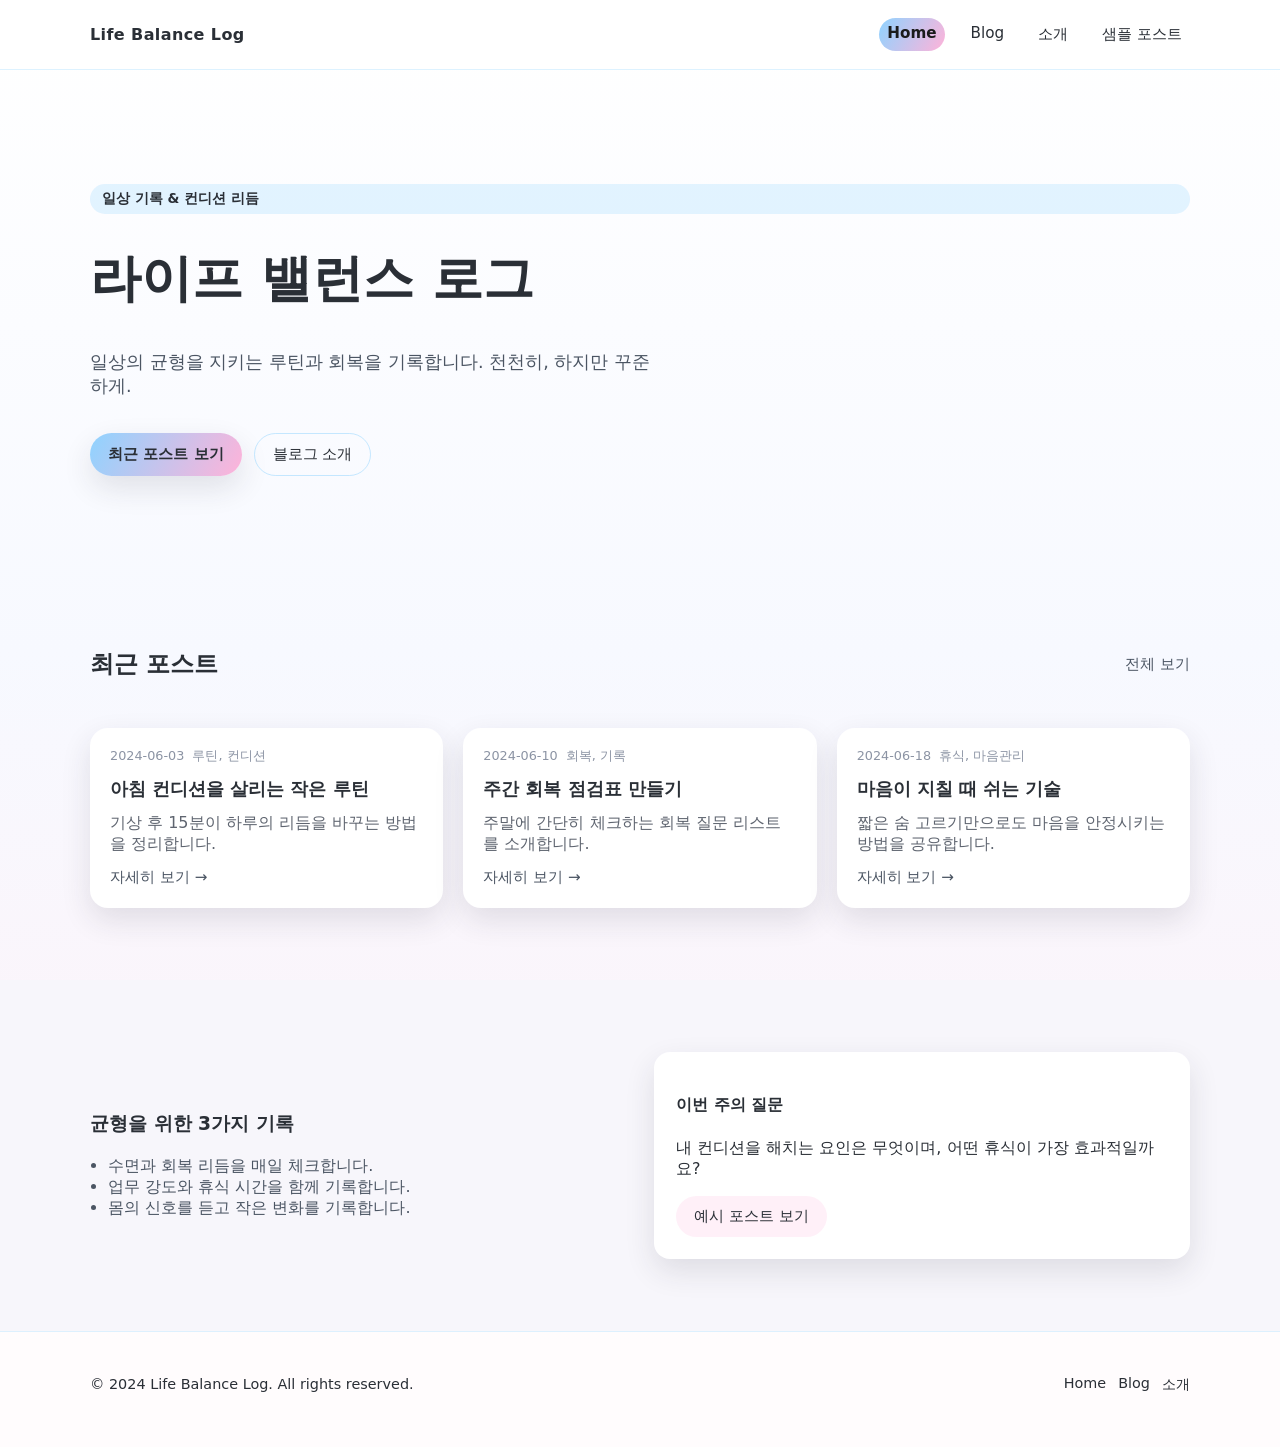
<file: index.html>
<!doctype html>
<html lang="ko">
  <head>
    <meta charset="utf-8" />
    <meta name="viewport" content="width=device-width, initial-scale=1" />

    <!-- Google Search Console Verification -->
    <meta name="google-site-verification" content="Ngxg5Qe305C-2i28sbU191SfNoRt_1WXsPAP0veJacA" />

    <title>라이프 밸런스 로그 | 일상의 균형과 휴식의 기술</title>
    <meta
      name="description"
      content="현대인을 위한 컨디션 관리법과 올바른 휴식 정보를 공유합니다. 나만의 생활 리듬을 찾고 일상의 균형을 기록하는 라이프 밸런스 로그입니다."
    />
    <link rel="stylesheet" href="style.css" />
  </head>
  <body>
    <header class="site-header">
      <div class="container header-inner">
        <a class="logo" href="index.html">Life Balance Log</a>
        <nav class="nav">
          <a href="index.html" aria-current="page">Home</a>
          <a href="blog.html">Blog</a>
          <a href="about.html">소개</a>
          <a href="post.html">샘플 포스트</a>
        </nav>
      </div>
    </header>

    <main>
      <section class="hero">
        <div class="container hero-inner">
          <p class="badge">일상 기록 & 컨디션 리듬</p>
          <h1>라이프 밸런스 로그</h1>
          <p class="hero-sub">
            일상의 균형을 지키는 루틴과 회복을 기록합니다. 천천히, 하지만 꾸준하게.
          </p>
          <div class="hero-cta">
            <a class="btn primary" href="blog.html">최근 포스트 보기</a>
            <a class="btn ghost" href="about.html">블로그 소개</a>
          </div>
        </div>
      </section>

      <section class="section">
        <div class="container">
          <div class="section-header">
            <h2>최근 포스트</h2>
            <a class="link" href="blog.html">전체 보기</a>
          </div>
          <div class="card-grid" id="home-posts"></div>
        </div>
      </section>

      <section class="section muted">
        <div class="container two-col">
          <div>
            <h3>균형을 위한 3가지 기록</h3>
            <ul class="list">
              <li>수면과 회복 리듬을 매일 체크합니다.</li>
              <li>업무 강도와 휴식 시간을 함께 기록합니다.</li>
              <li>몸의 신호를 듣고 작은 변화를 기록합니다.</li>
            </ul>
          </div>
          <div class="panel">
            <h4>이번 주의 질문</h4>
            <p>내 컨디션을 해치는 요인은 무엇이며, 어떤 휴식이 가장 효과적일까요?</p>
            <a class="btn subtle" href="post.html">예시 포스트 보기</a>
          </div>
        </div>
      </section>
    </main>

    <footer class="site-footer">
      <div class="container footer-inner">
        <p>© 2024 Life Balance Log. All rights reserved.</p>
        <div class="footer-links">
          <a href="index.html">Home</a>
          <a href="blog.html">Blog</a>
          <a href="about.html">소개</a>
        </div>
      </div>
    </footer>

    <script src="main.js"></script>
  </body>
</html>
</file>
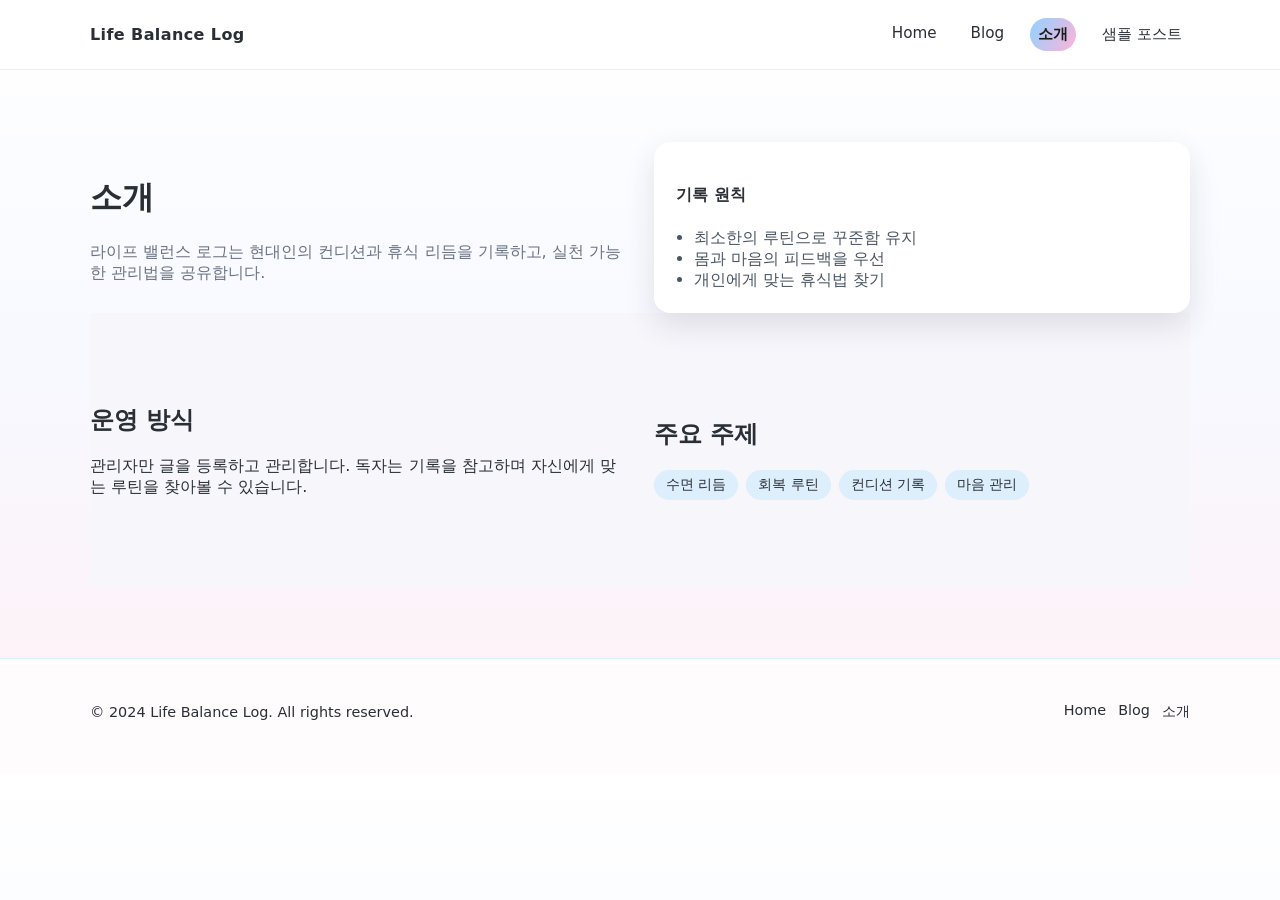
<file: about.html>
<!doctype html>
<html lang="ko">
  <head>
    <meta charset="utf-8" />
    <meta name="viewport" content="width=device-width, initial-scale=1" />
    <title>소개 | Life Balance Log</title>
    <meta
      name="description"
      content="라이프 밸런스 로그의 운영 방향과 기록 방식에 대해 소개합니다."
    />
    <link rel="stylesheet" href="style.css" />
  </head>
  <body>
    <header class="site-header">
      <div class="container header-inner">
        <a class="logo" href="index.html">Life Balance Log</a>
        <nav class="nav">
          <a href="index.html">Home</a>
          <a href="blog.html">Blog</a>
          <a href="about.html" aria-current="page">소개</a>
          <a href="post.html">샘플 포스트</a>
        </nav>
      </div>
    </header>

    <main class="section">
      <div class="container">
        <div class="about-hero">
          <div>
            <h1>소개</h1>
            <p class="muted-text">
              라이프 밸런스 로그는 현대인의 컨디션과 휴식 리듬을 기록하고,
              실천 가능한 관리법을 공유합니다.
            </p>
          </div>
          <div class="panel">
            <h4>기록 원칙</h4>
            <ul class="list">
              <li>최소한의 루틴으로 꾸준함 유지</li>
              <li>몸과 마음의 피드백을 우선</li>
              <li>개인에게 맞는 휴식법 찾기</li>
            </ul>
          </div>
        </div>

        <section class="section muted">
          <div class="two-col">
            <div>
              <h2>운영 방식</h2>
              <p>
                관리자만 글을 등록하고 관리합니다. 독자는 기록을 참고하며
                자신에게 맞는 루틴을 찾아볼 수 있습니다.
              </p>
            </div>
            <div>
              <h2>주요 주제</h2>
              <div class="pill-group">
                <span class="pill">수면 리듬</span>
                <span class="pill">회복 루틴</span>
                <span class="pill">컨디션 기록</span>
                <span class="pill">마음 관리</span>
              </div>
            </div>
          </div>
        </section>
      </div>
    </main>

    <footer class="site-footer">
      <div class="container footer-inner">
        <p>© 2024 Life Balance Log. All rights reserved.</p>
        <div class="footer-links">
          <a href="index.html">Home</a>
          <a href="blog.html">Blog</a>
          <a href="about.html">소개</a>
        </div>
      </div>
    </footer>

    <script src="main.js"></script>
  </body>
</html>
</file>
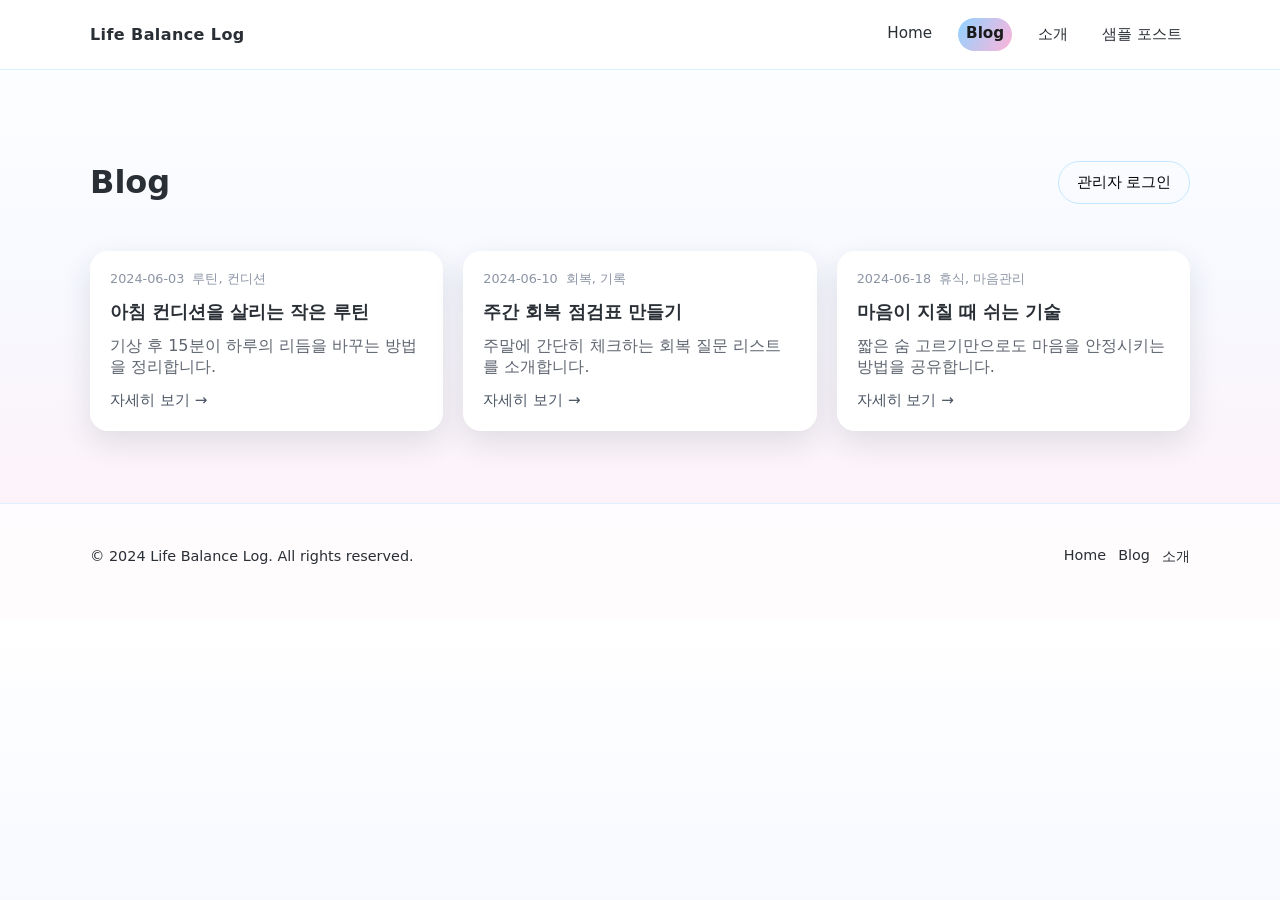
<file: blog.html>
<!doctype html>
<html lang="ko">
  <head>
    <meta charset="utf-8" />
    <meta name="viewport" content="width=device-width, initial-scale=1" />
    <title>Blog | Life Balance Log</title>
    <meta
      name="description"
      content="라이프 밸런스 로그의 최신 글을 모아 보는 블로그 페이지입니다."
    />
    <link rel="stylesheet" href="style.css" />
  </head>
  <body>
    <header class="site-header">
      <div class="container header-inner">
        <a class="logo" href="index.html">Life Balance Log</a>
        <nav class="nav">
          <a href="index.html">Home</a>
          <a href="blog.html" aria-current="page">Blog</a>
          <a href="about.html">소개</a>
          <a href="post.html">샘플 포스트</a>
        </nav>
      </div>
    </header>

    <main class="section">
      <div class="container">
        <div class="section-header">
          <div>
            <h1>Blog</h1>
          </div>
          <button class="btn ghost" id="admin-login-btn">관리자 로그인</button>
        </div>

        <section class="admin-panel" id="admin-panel" aria-hidden="true">
          <h2>관리자 전용</h2>
          <form id="post-form" class="form">
            <div class="form-row">
              <label for="post-title">제목</label>
              <input id="post-title" name="title" required placeholder="제목을 입력하세요" />
            </div>
            <div class="form-row">
              <label for="post-summary">요약</label>
              <input
                id="post-summary"
                name="summary"
                required
                placeholder="한 줄 요약을 입력하세요"
              />
            </div>
            <div class="form-row">
              <label for="post-content">내용</label>
              <textarea
                id="post-content"
                name="content"
                rows="6"
                required
                placeholder="본문을 입력하세요"
              ></textarea>
            </div>
            <div class="form-row">
              <label for="post-tags">태그 (쉼표로 구분)</label>
              <input id="post-tags" name="tags" placeholder="휴식, 루틴, 컨디션" />
            </div>
            <div class="form-actions">
              <button class="btn primary" type="submit">포스트 등록</button>
              <button class="btn subtle" type="button" id="admin-logout-btn">
                로그아웃
              </button>
            </div>
            <p class="helper">
              ※ 실제 보안은 없고 데모용 관리자 권한입니다.
            </p>
          </form>
        </section>

        <section class="card-grid" id="blog-posts" aria-live="polite"></section>
      </div>
    </main>

    <footer class="site-footer">
      <div class="container footer-inner">
        <p>© 2024 Life Balance Log. All rights reserved.</p>
        <div class="footer-links">
          <a href="index.html">Home</a>
          <a href="blog.html">Blog</a>
          <a href="about.html">소개</a>
        </div>
      </div>
    </footer>

    <script src="main.js"></script>
  </body>
</html>
</file>
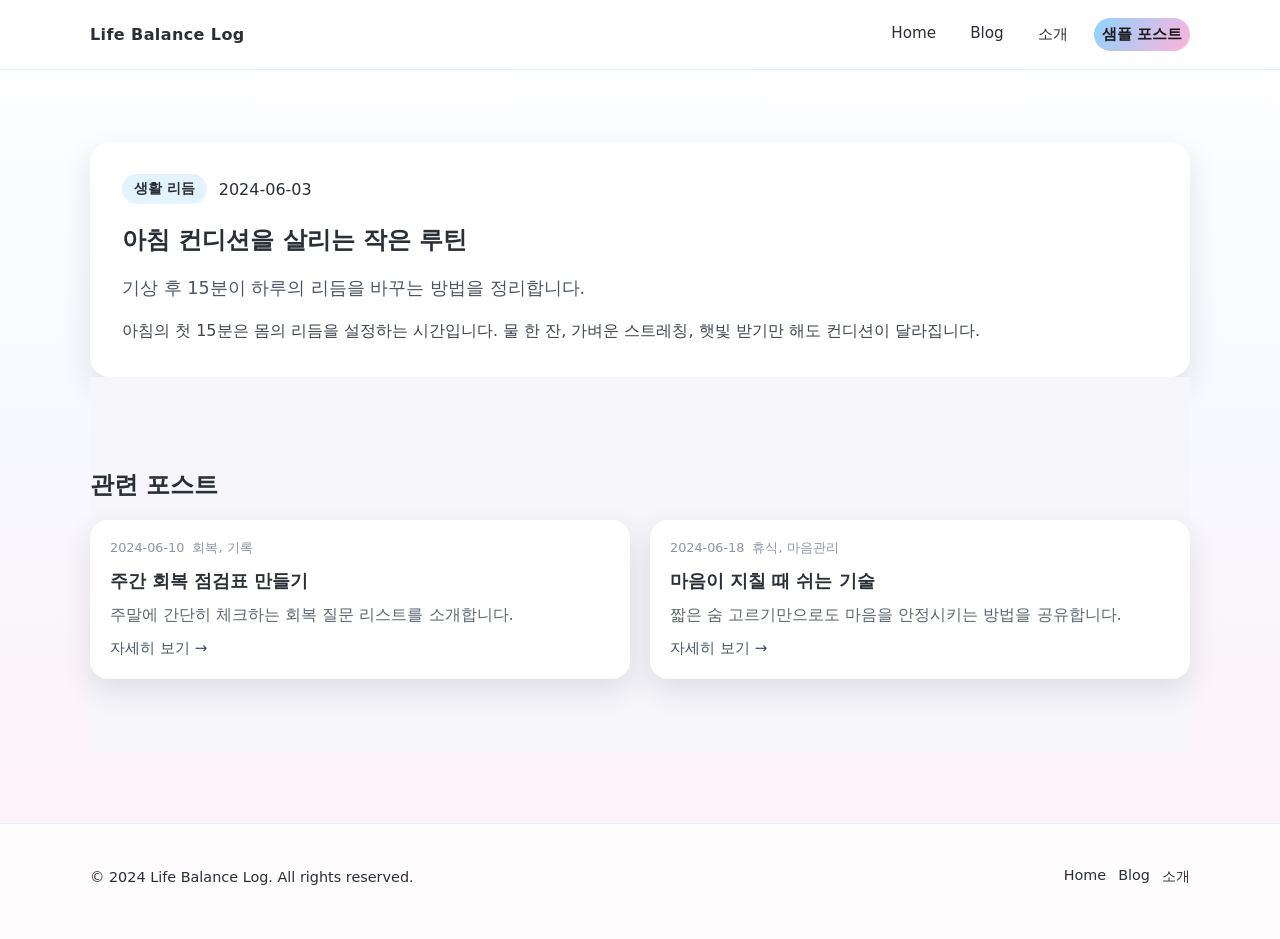
<file: post.html>
<!doctype html>
<html lang="ko">
  <head>
    <meta charset="utf-8" />
    <meta name="viewport" content="width=device-width, initial-scale=1" />
    <title>포스트 | Life Balance Log</title>
    <meta
      name="description"
      content="라이프 밸런스 로그 포스트 상세 페이지입니다."
    />
    <link rel="stylesheet" href="style.css" />
  </head>
  <body>
    <header class="site-header">
      <div class="container header-inner">
        <a class="logo" href="index.html">Life Balance Log</a>
        <nav class="nav">
          <a href="index.html">Home</a>
          <a href="blog.html">Blog</a>
          <a href="about.html">소개</a>
          <a href="post.html" aria-current="page">샘플 포스트</a>
        </nav>
      </div>
    </header>

    <main class="section">
      <div class="container">
        <article class="post" id="post-detail">
          <div class="post-meta">
            <span class="badge">생활 리듬</span>
            <span class="meta-date" id="post-date">2024-06-01</span>
          </div>
          <h1 id="post-title">나에게 맞는 휴식 루틴 만들기</h1>
          <p class="post-lead" id="post-summary">
            집중과 회복이 균형을 이루려면 나만의 속도를 찾는 것이 우선입니다.
          </p>
          <div class="post-content" id="post-content">
            <p>
              하루의 피로는 반복되는 패턴에서 시작됩니다. 먼저 나에게 부담이 되는
              시간대를 파악하고, 짧지만 집중도 높은 휴식을 사이사이에 배치합니다.
            </p>
            <p>
              이 글에서는 수면, 움직임, 마음을 위한 3가지 간단한 루틴을 소개합니다.
              주 3회만 실천해도 회복 속도가 빨라지는 경험을 할 수 있습니다.
            </p>
            <blockquote>
              "작은 휴식이 큰 변화를 만든다."
            </blockquote>
            <p>
              오늘 기록할 한 가지 질문을 정해보세요. 예를 들어 "내가 가장 편안한
              시간대는 언제인가?" 같은 질문이 좋습니다.
            </p>
          </div>
        </article>

        <section class="section muted">
          <div class="container-inner">
            <h2>관련 포스트</h2>
            <div class="card-grid" id="related-posts"></div>
          </div>
        </section>
      </div>
    </main>

    <footer class="site-footer">
      <div class="container footer-inner">
        <p>© 2024 Life Balance Log. All rights reserved.</p>
        <div class="footer-links">
          <a href="index.html">Home</a>
          <a href="blog.html">Blog</a>
          <a href="about.html">소개</a>
        </div>
      </div>
    </footer>

    <script src="main.js"></script>
  </body>
</html>
</file>
<file: style.css>
:root {
  --sky: #8fd3ff;
  --pink: #ffb3d9;
  --deep: #2a2f36;
  --soft: #f7f6fb;
  --white: #ffffff;
  --shadow: 0 12px 30px rgba(40, 40, 60, 0.12);
}

* {
  box-sizing: border-box;
}

body {
  margin: 0;
  font-family: "Pretendard", "Noto Sans KR", system-ui, sans-serif;
  color: var(--deep);
  background: linear-gradient(180deg, #ffffff 0%, #f7f9ff 45%, #fff0f6 100%);
}

a {
  color: inherit;
  text-decoration: none;
}

img {
  max-width: 100%;
}

.container {
  width: min(1100px, 92vw);
  margin: 0 auto;
}

.site-header {
  position: sticky;
  top: 0;
  z-index: 10;
  backdrop-filter: blur(12px);
  background: rgba(255, 255, 255, 0.8);
  border-bottom: 1px solid rgba(143, 211, 255, 0.3);
}

.header-inner {
  display: flex;
  align-items: center;
  justify-content: space-between;
  padding: 18px 0;
}

.logo {
  font-weight: 700;
  letter-spacing: 0.4px;
}

.nav {
  display: flex;
  gap: 18px;
  font-size: 0.95rem;
}

.nav a {
  padding: 6px 8px;
  border-radius: 999px;
}

.nav a[aria-current="page"] {
  background: linear-gradient(120deg, var(--sky), var(--pink));
  color: #1b1b1b;
  font-weight: 600;
}

.hero {
  padding: 100px 0 80px;
}

.hero-inner {
  display: grid;
  gap: 18px;
}

.badge {
  display: inline-flex;
  align-items: center;
  gap: 6px;
  padding: 6px 12px;
  border-radius: 999px;
  background: rgba(143, 211, 255, 0.25);
  font-size: 0.85rem;
  font-weight: 600;
}

.hero h1 {
  font-size: clamp(2.4rem, 4vw, 3.2rem);
  margin: 0;
}

.hero-sub {
  font-size: 1.1rem;
  color: #4b5563;
  max-width: 560px;
}

.hero-cta {
  display: flex;
  gap: 12px;
  flex-wrap: wrap;
}

.btn {
  display: inline-flex;
  align-items: center;
  justify-content: center;
  padding: 10px 18px;
  border-radius: 999px;
  border: none;
  font-size: 0.95rem;
  cursor: pointer;
}

.btn.primary {
  background: linear-gradient(120deg, var(--sky), var(--pink));
  box-shadow: var(--shadow);
  font-weight: 600;
}

.btn.ghost {
  background: transparent;
  border: 1px solid rgba(143, 211, 255, 0.5);
}

.btn.subtle {
  background: rgba(255, 179, 217, 0.2);
}

.section {
  padding: 72px 0;
}

.section.muted {
  background: var(--soft);
}

.section-header {
  display: flex;
  align-items: center;
  justify-content: space-between;
  gap: 16px;
  margin-bottom: 28px;
}

.link {
  color: #4b5563;
  font-size: 0.95rem;
}

.card-grid {
  display: grid;
  gap: 20px;
  grid-template-columns: repeat(auto-fit, minmax(240px, 1fr));
}

.card {
  background: var(--white);
  border-radius: 18px;
  padding: 20px;
  box-shadow: var(--shadow);
  display: grid;
  gap: 12px;
}

.card h3 {
  margin: 0;
  font-size: 1.1rem;
}

.card p {
  margin: 0;
  color: #5f6570;
}

.card .meta {
  display: flex;
  gap: 8px;
  font-size: 0.8rem;
  color: #8c94a4;
}

.pill-group {
  display: flex;
  flex-wrap: wrap;
  gap: 8px;
}

.pill {
  background: rgba(143, 211, 255, 0.25);
  padding: 6px 12px;
  border-radius: 999px;
  font-size: 0.85rem;
}

.two-col {
  display: grid;
  grid-template-columns: repeat(auto-fit, minmax(260px, 1fr));
  gap: 28px;
  align-items: center;
}

.panel {
  background: var(--white);
  padding: 22px;
  border-radius: 16px;
  box-shadow: var(--shadow);
}

.list {
  margin: 16px 0 0;
  padding-left: 18px;
  color: #4b5563;
}

.muted-text {
  color: #6b7280;
}

.about-hero {
  display: grid;
  grid-template-columns: repeat(auto-fit, minmax(280px, 1fr));
  gap: 28px;
  align-items: center;
}

.admin-panel {
  display: none;
  background: var(--white);
  border-radius: 18px;
  padding: 24px;
  margin-bottom: 32px;
  box-shadow: var(--shadow);
}

.admin-panel.active {
  display: block;
}

.form {
  display: grid;
  gap: 16px;
}

.form-row {
  display: grid;
  gap: 8px;
}

.form-row input,
.form-row textarea {
  padding: 10px 12px;
  border-radius: 12px;
  border: 1px solid rgba(143, 211, 255, 0.5);
  font-size: 0.95rem;
}

.form-actions {
  display: flex;
  gap: 10px;
  flex-wrap: wrap;
}

.helper {
  font-size: 0.85rem;
  color: #9aa1b1;
  margin: 0;
}

.post {
  background: var(--white);
  border-radius: 20px;
  padding: 32px;
  box-shadow: var(--shadow);
}

.post-meta {
  display: flex;
  gap: 12px;
  align-items: center;
  margin-bottom: 12px;
}

.post-lead {
  font-size: 1.1rem;
  color: #4b5563;
}

.post-content {
  display: grid;
  gap: 16px;
  line-height: 1.7;
  color: #3f444d;
}

blockquote {
  margin: 0;
  padding: 14px 18px;
  border-left: 4px solid var(--pink);
  background: rgba(255, 179, 217, 0.2);
  border-radius: 12px;
}

.site-footer {
  padding: 30px 0 40px;
  border-top: 1px solid rgba(143, 211, 255, 0.3);
  background: rgba(255, 255, 255, 0.8);
}

.footer-inner {
  display: flex;
  align-items: center;
  justify-content: space-between;
  gap: 12px;
  flex-wrap: wrap;
  font-size: 0.9rem;
}

.footer-links {
  display: flex;
  gap: 12px;
}

@media (max-width: 720px) {
  .header-inner {
    flex-direction: column;
    gap: 12px;
  }

  .hero-cta,
  .nav,
  .section-header,
  .footer-inner {
    flex-direction: column;
    align-items: flex-start;
  }
}
</file>
